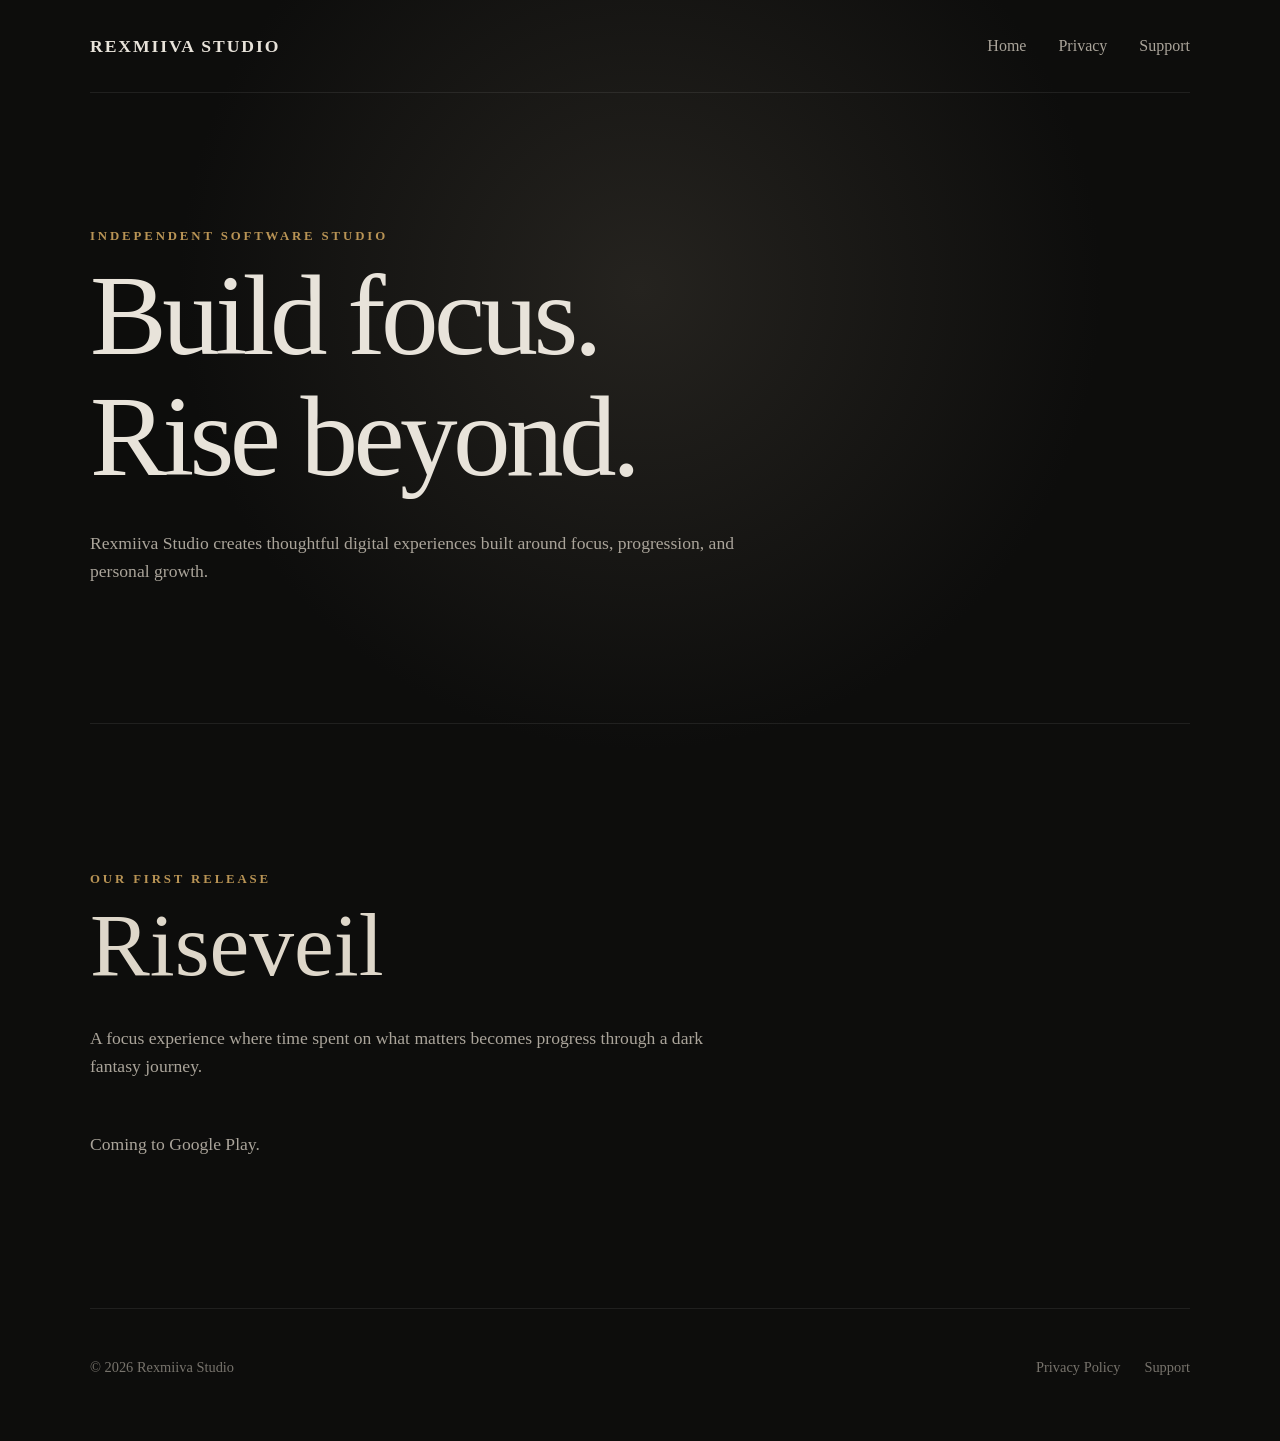
<file: index.html>
<!doctype html>
<html lang="en">
  <head>
    <meta charset="UTF-8" />
    <meta name="viewport" content="width=device-width, initial-scale=1.0" />

    <meta
      name="description"
      content="Rexmiiva Studio — independent software studio and creator of Riseveil."
    />

    <title>Rexmiiva Studio</title>

    <link rel="stylesheet" href="./css/style.css" />
  </head>

  <body>
    <header>
      <a href="./">Rexmiiva Studio</a>

      <nav aria-label="Main navigation">
        <a href="./">Home</a>
        <a href="./privacy/">Privacy</a>
        <a href="./support/">Support</a>
      </nav>
    </header>

    <main class="home-page">
      <section>
        <p>Independent software studio</p>

        <h1>Build focus.<br />Rise beyond.</h1>

        <p>
          Rexmiiva Studio creates thoughtful digital experiences built around
          focus, progression, and personal growth.
        </p>
      </section>

      <section>
        <p>Our first release</p>

        <h2>Riseveil</h2>

        <p>
          A focus experience where time spent on what matters becomes progress
          through a dark fantasy journey.
        </p>

        <p>Coming to Google Play.</p>
      </section>
    </main>

    <footer>
      <p>&copy; 2026 Rexmiiva Studio</p>

      <nav aria-label="Footer navigation">
        <a href="./privacy/">Privacy Policy</a>
        <a href="./support/">Support</a>
      </nav>
    </footer>
  </body>
</html>
</file>
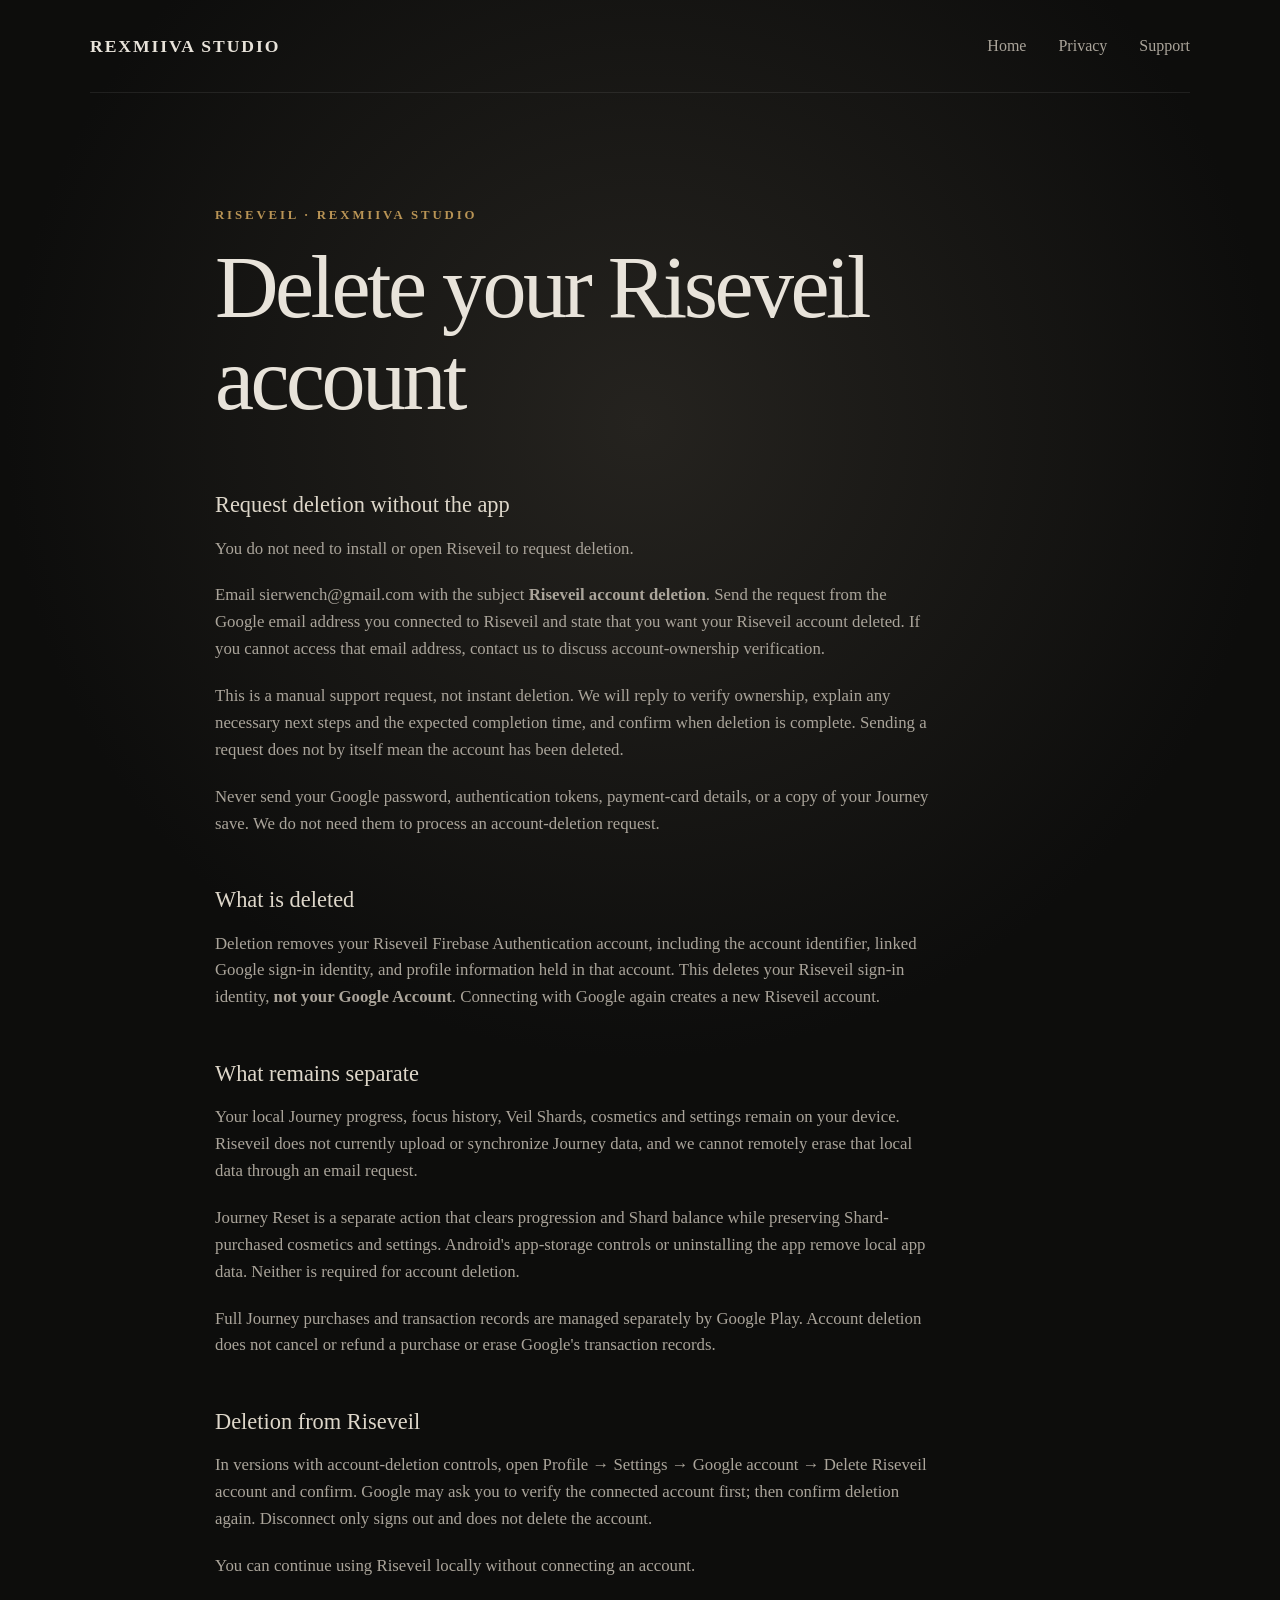
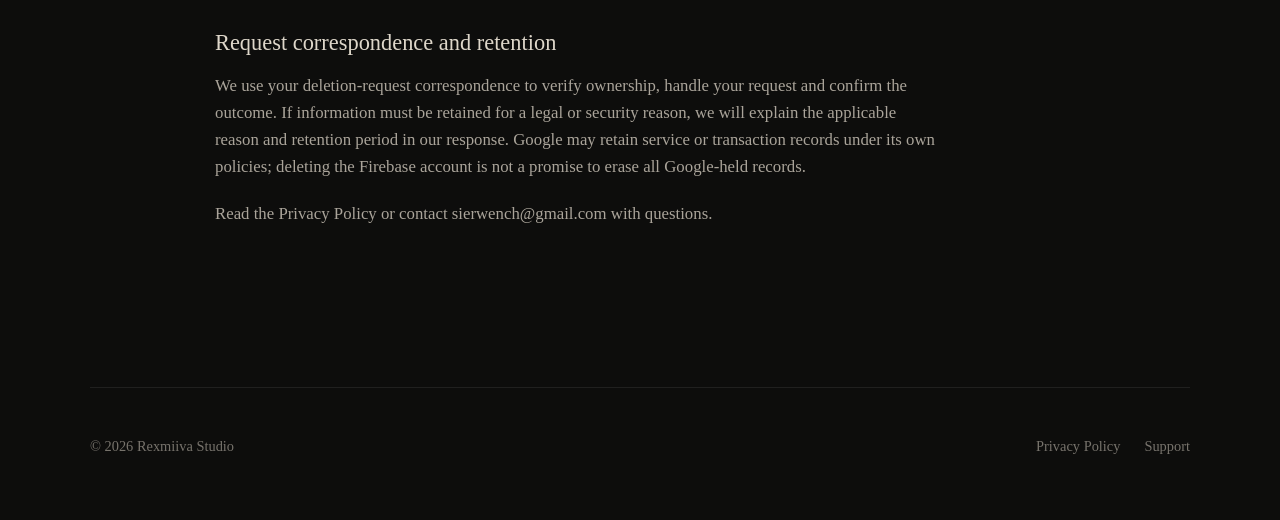
<file: account-deletion/index.html>
<!doctype html>
<html lang="en">
  <head>
    <meta charset="UTF-8" />
    <meta name="viewport" content="width=device-width, initial-scale=1.0" />
    <meta name="description" content="Request deletion of your Riseveil account from Rexmiiva Studio." />
    <title>Delete your Riseveil account | Rexmiiva Studio</title>
    <link rel="stylesheet" href="../css/style.css" />
  </head>
  <body>
    <header>
      <a href="../">Rexmiiva Studio</a>
      <nav aria-label="Main navigation">
        <a href="../">Home</a>
        <a href="../privacy/">Privacy</a>
        <a href="../support/">Support</a>
      </nav>
    </header>
    <main class="legal-page">
      <article>
        <p class="eyebrow">Riseveil · Rexmiiva Studio</p>
        <h1>Delete your Riseveil account</h1>
        <div class="legal-content">
          <section>
            <h2>Request deletion without the app</h2>
            <p>You do not need to install or open Riseveil to request deletion.</p>
            <p>Email <a href="mailto:sierwench@gmail.com?subject=Riseveil%20account%20deletion">sierwench@gmail.com</a>
              with the subject <strong>Riseveil account deletion</strong>. Send the request from the
              Google email address you connected to Riseveil and state that you want your Riseveil account deleted.
              If you cannot access that email address, contact us to discuss account-ownership verification.</p>
            <p>This is a manual support request, not instant deletion. We will reply to verify ownership,
              explain any necessary next steps and the expected completion time, and confirm when deletion
              is complete. Sending a request does not by itself mean the account has been deleted.</p>
            <p>Never send your Google password, authentication tokens, payment-card details, or a copy of
              your Journey save. We do not need them to process an account-deletion request.</p>
          </section>
          <section>
            <h2>What is deleted</h2>
            <p>Deletion removes your Riseveil Firebase Authentication account, including the account
              identifier, linked Google sign-in identity, and profile information held in that account.
              This deletes your Riseveil sign-in identity, <strong>not your Google Account</strong>.
              Connecting with Google again creates a new Riseveil account.</p>
          </section>
          <section>
            <h2>What remains separate</h2>
            <p>Your local Journey progress, focus history, Veil Shards, cosmetics and settings remain
              on your device. Riseveil does not currently upload or synchronize Journey data, and
              we cannot remotely erase that local data through an email request.</p>
            <p>Journey Reset is a separate action that clears progression and Shard balance while
              preserving Shard-purchased cosmetics and settings. Android's app-storage controls
              or uninstalling the app remove local app data. Neither is required for account deletion.</p>
            <p>Full Journey purchases and transaction records are managed separately by Google Play.
              Account deletion does not cancel or refund a purchase or erase Google's transaction records.</p>
          </section>
          <section>
            <h2>Deletion from Riseveil</h2>
            <p>In versions with account-deletion controls, open Profile → Settings → Google account →
              Delete Riseveil account and confirm. Google may ask you to verify the connected account
              first; then confirm deletion again. Disconnect only signs out and does not delete the account.</p>
            <p>You can continue using Riseveil locally without connecting an account.</p>
          </section>
          <section>
            <h2>Request correspondence and retention</h2>
            <p>We use your deletion-request correspondence to verify ownership, handle your request
              and confirm the outcome. If information must be retained for a legal or security reason,
              we will explain the applicable reason and retention period in our response. Google may
              retain service or transaction records under its own policies; deleting the Firebase
              account is not a promise to erase all Google-held records.</p>
            <p>Read the <a href="../privacy/">Privacy Policy</a> or contact
              <a href="mailto:sierwench@gmail.com">sierwench@gmail.com</a> with questions.</p>
          </section>
        </div>
      </article>
    </main>
    <footer>
      <p>&copy; 2026 Rexmiiva Studio</p>
      <nav aria-label="Footer navigation">
        <a href="../privacy/">Privacy Policy</a>
        <a href="../support/">Support</a>
      </nav>
    </footer>
  </body>
</html>
</file>
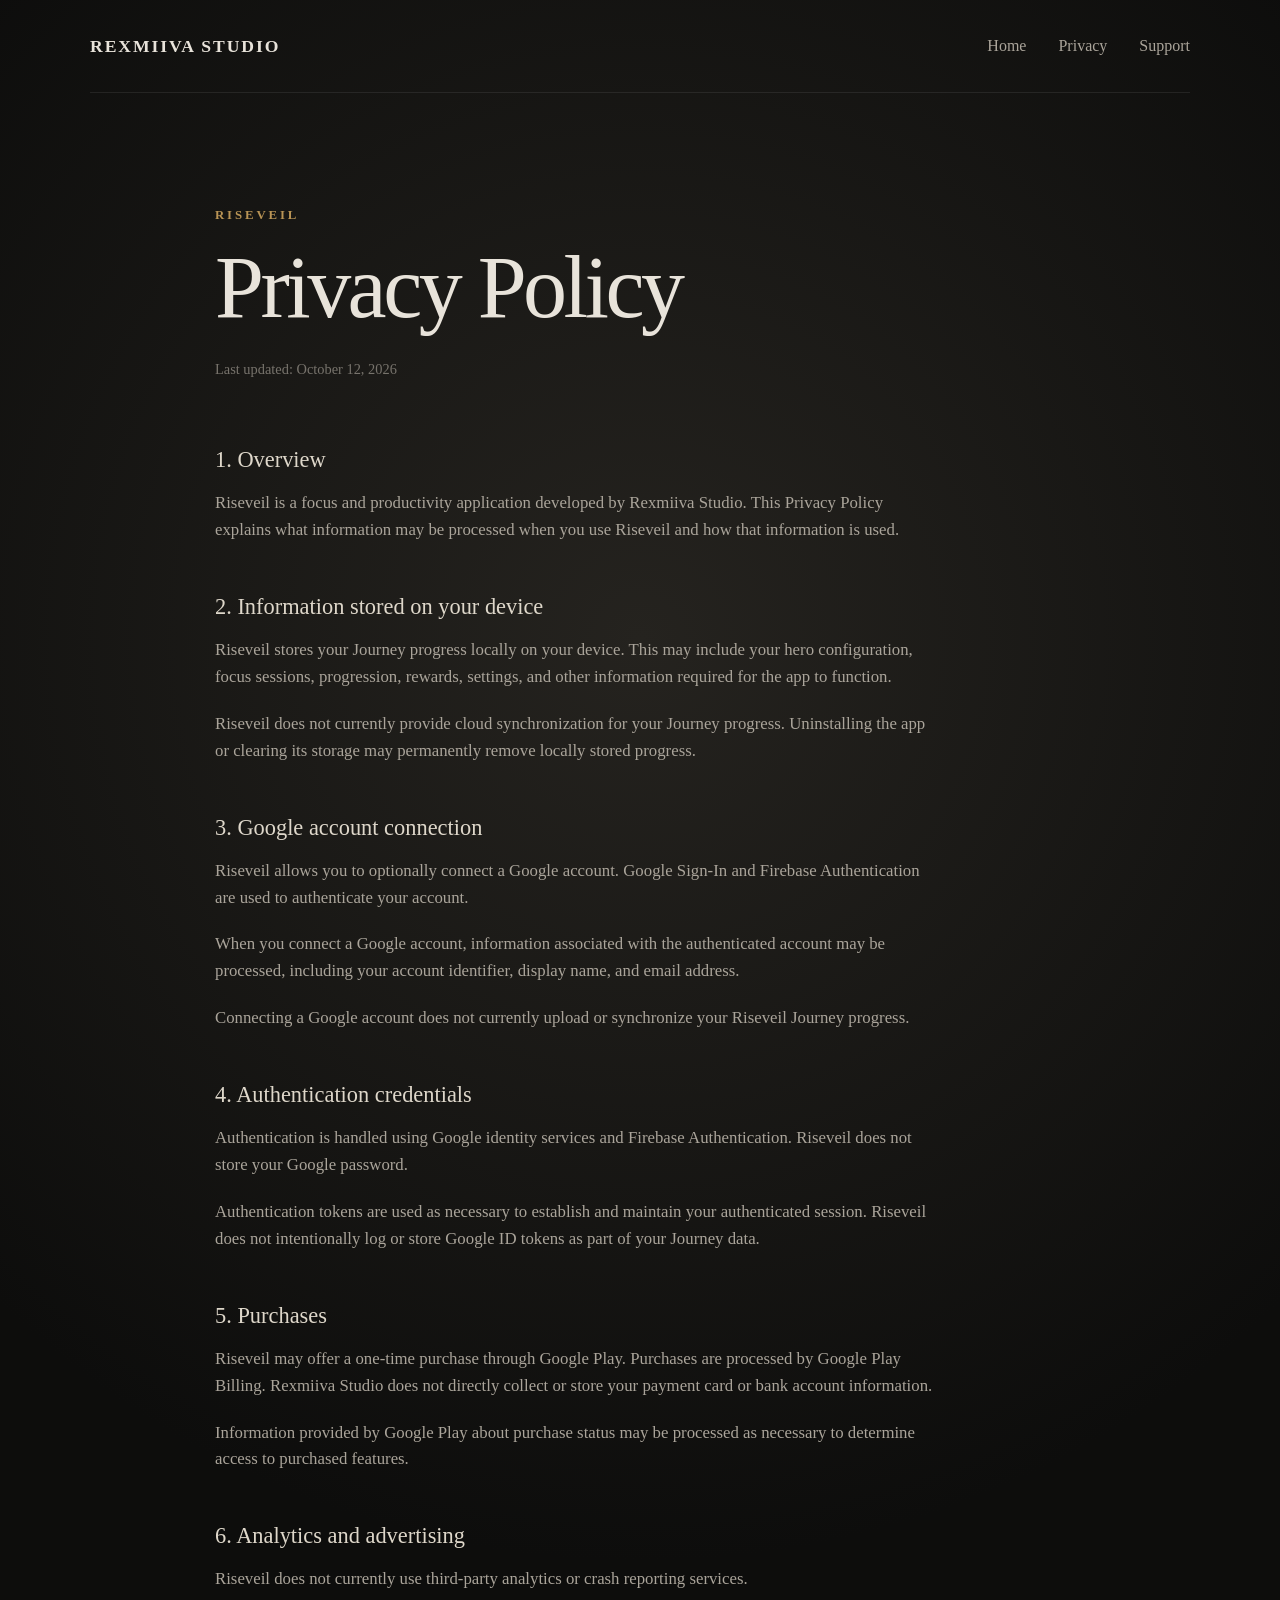
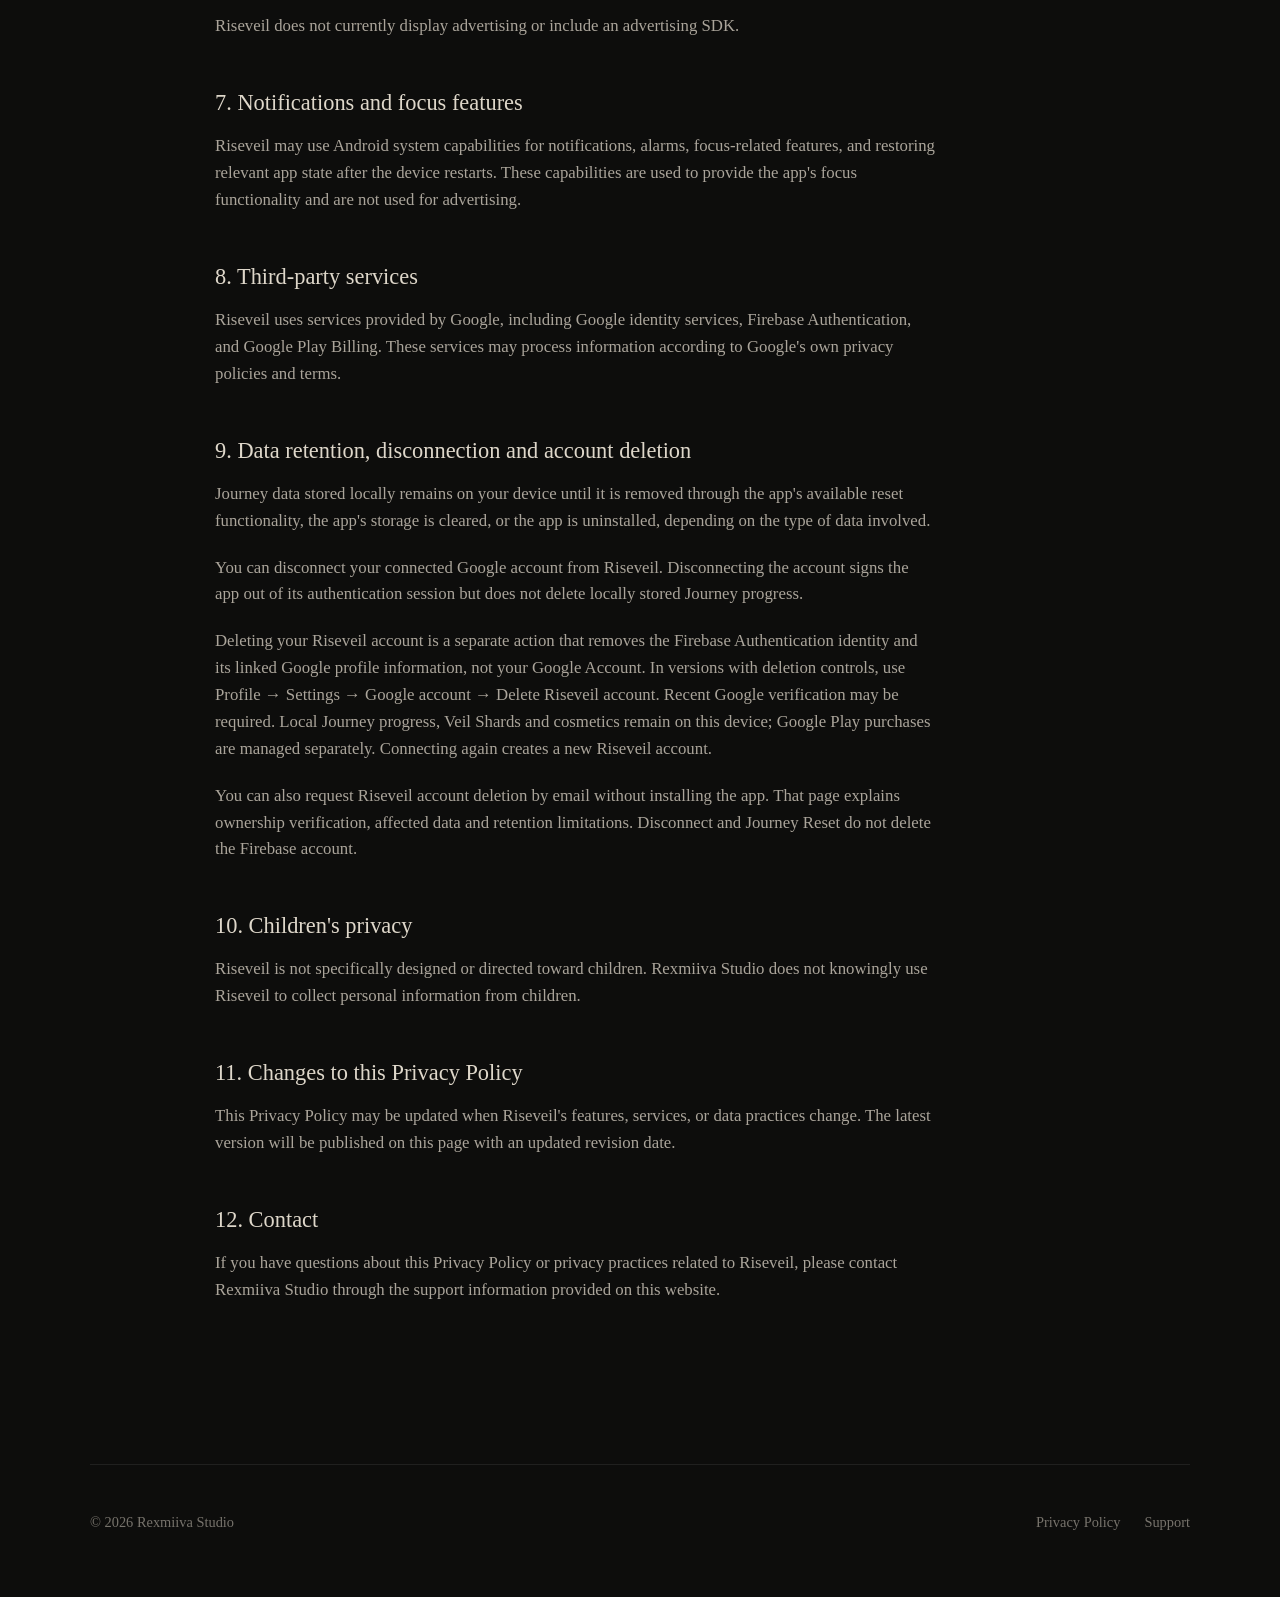
<file: privacy/index.html>
<!doctype html>
<html lang="en">
  <head>
    <meta charset="UTF-8" />
    <meta name="viewport" content="width=device-width, initial-scale=1.0" />

    <meta
      name="description"
      content="Privacy Policy for Riseveil by Rexmiiva Studio."
    />

    <title>Privacy Policy | Rexmiiva Studio</title>

    <link rel="stylesheet" href="../css/style.css" />
  </head>

  <body>
    <header>
      <a href="../">Rexmiiva Studio</a>

      <nav aria-label="Main navigation">
        <a href="../">Home</a>
        <a href="./" aria-current="page">Privacy</a>
        <a href="../support/">Support</a>
      </nav>
    </header>

    <main class="legal-page">
      <article>
        <p class="eyebrow">Riseveil</p>

        <h1>Privacy Policy</h1>

        <p class="legal-updated">Last updated: October 12, 2026</p>

        <div class="legal-content">
          <section>
            <h2>1. Overview</h2>

            <p>
              Riseveil is a focus and productivity application developed by
              Rexmiiva Studio. This Privacy Policy explains what information may
              be processed when you use Riseveil and how that information is
              used.
            </p>
          </section>

          <section>
            <h2>2. Information stored on your device</h2>

            <p>
              Riseveil stores your Journey progress locally on your device. This
              may include your hero configuration, focus sessions, progression,
              rewards, settings, and other information required for the app to
              function.
            </p>

            <p>
              Riseveil does not currently provide cloud synchronization for your
              Journey progress. Uninstalling the app or clearing its storage may
              permanently remove locally stored progress.
            </p>
          </section>

          <section>
            <h2>3. Google account connection</h2>

            <p>
              Riseveil allows you to optionally connect a Google account. Google
              Sign-In and Firebase Authentication are used to authenticate your
              account.
            </p>

            <p>
              When you connect a Google account, information associated with the
              authenticated account may be processed, including your account
              identifier, display name, and email address.
            </p>

            <p>
              Connecting a Google account does not currently upload or
              synchronize your Riseveil Journey progress.
            </p>
          </section>

          <section>
            <h2>4. Authentication credentials</h2>

            <p>
              Authentication is handled using Google identity services and
              Firebase Authentication. Riseveil does not store your Google
              password.
            </p>

            <p>
              Authentication tokens are used as necessary to establish and
              maintain your authenticated session. Riseveil does not
              intentionally log or store Google ID tokens as part of your
              Journey data.
            </p>
          </section>

          <section>
            <h2>5. Purchases</h2>

            <p>
              Riseveil may offer a one-time purchase through Google Play.
              Purchases are processed by Google Play Billing. Rexmiiva Studio
              does not directly collect or store your payment card or bank
              account information.
            </p>

            <p>
              Information provided by Google Play about purchase status may be
              processed as necessary to determine access to purchased features.
            </p>
          </section>

          <section>
            <h2>6. Analytics and advertising</h2>

            <p>
              Riseveil does not currently use third-party analytics or crash
              reporting services.
            </p>

            <p>
              Riseveil does not currently display advertising or include an
              advertising SDK.
            </p>
          </section>

          <section>
            <h2>7. Notifications and focus features</h2>

            <p>
              Riseveil may use Android system capabilities for notifications,
              alarms, focus-related features, and restoring relevant app state
              after the device restarts. These capabilities are used to provide
              the app's focus functionality and are not used for advertising.
            </p>
          </section>

          <section>
            <h2>8. Third-party services</h2>

            <p>
              Riseveil uses services provided by Google, including Google
              identity services, Firebase Authentication, and Google Play
              Billing. These services may process information according to
              Google's own privacy policies and terms.
            </p>
          </section>

          <section>
            <h2>9. Data retention, disconnection and account deletion</h2>

            <p>
              Journey data stored locally remains on your device until it is
              removed through the app's available reset functionality, the app's
              storage is cleared, or the app is uninstalled, depending on the
              type of data involved.
            </p>

            <p>
              You can disconnect your connected Google account from Riseveil.
              Disconnecting the account signs the app out of its authentication
              session but does not delete locally stored Journey progress.
            </p>

            <p>
              Deleting your Riseveil account is a separate action that removes
              the Firebase Authentication identity and its linked Google profile
              information, not your Google Account. In versions with deletion
              controls, use Profile → Settings → Google account → Delete Riseveil
              account. Recent Google verification may be required. Local Journey
              progress, Veil Shards and cosmetics remain on this device; Google
              Play purchases are managed separately. Connecting again creates a
              new Riseveil account.
            </p>

            <p>
              You can also <a href="../account-deletion/">request Riseveil account deletion</a>
              by email without installing the app. That page explains ownership
              verification, affected data and retention limitations. Disconnect
              and Journey Reset do not delete the Firebase account.
            </p>
          </section>

          <section>
            <h2>10. Children's privacy</h2>

            <p>
              Riseveil is not specifically designed or directed toward children.
              Rexmiiva Studio does not knowingly use Riseveil to collect
              personal information from children.
            </p>
          </section>

          <section>
            <h2>11. Changes to this Privacy Policy</h2>

            <p>
              This Privacy Policy may be updated when Riseveil's features,
              services, or data practices change. The latest version will be
              published on this page with an updated revision date.
            </p>
          </section>

          <section>
            <h2>12. Contact</h2>

            <p>
              If you have questions about this Privacy Policy or privacy
              practices related to Riseveil, please contact Rexmiiva Studio
              through the support information provided on this website.
            </p>
          </section>
        </div>
      </article>
    </main>

    <footer>
      <p>&copy; 2026 Rexmiiva Studio</p>

      <nav aria-label="Footer navigation">
        <a href="./">Privacy Policy</a>
        <a href="../support/">Support</a>
      </nav>
    </footer>
  </body>
</html>
</file>
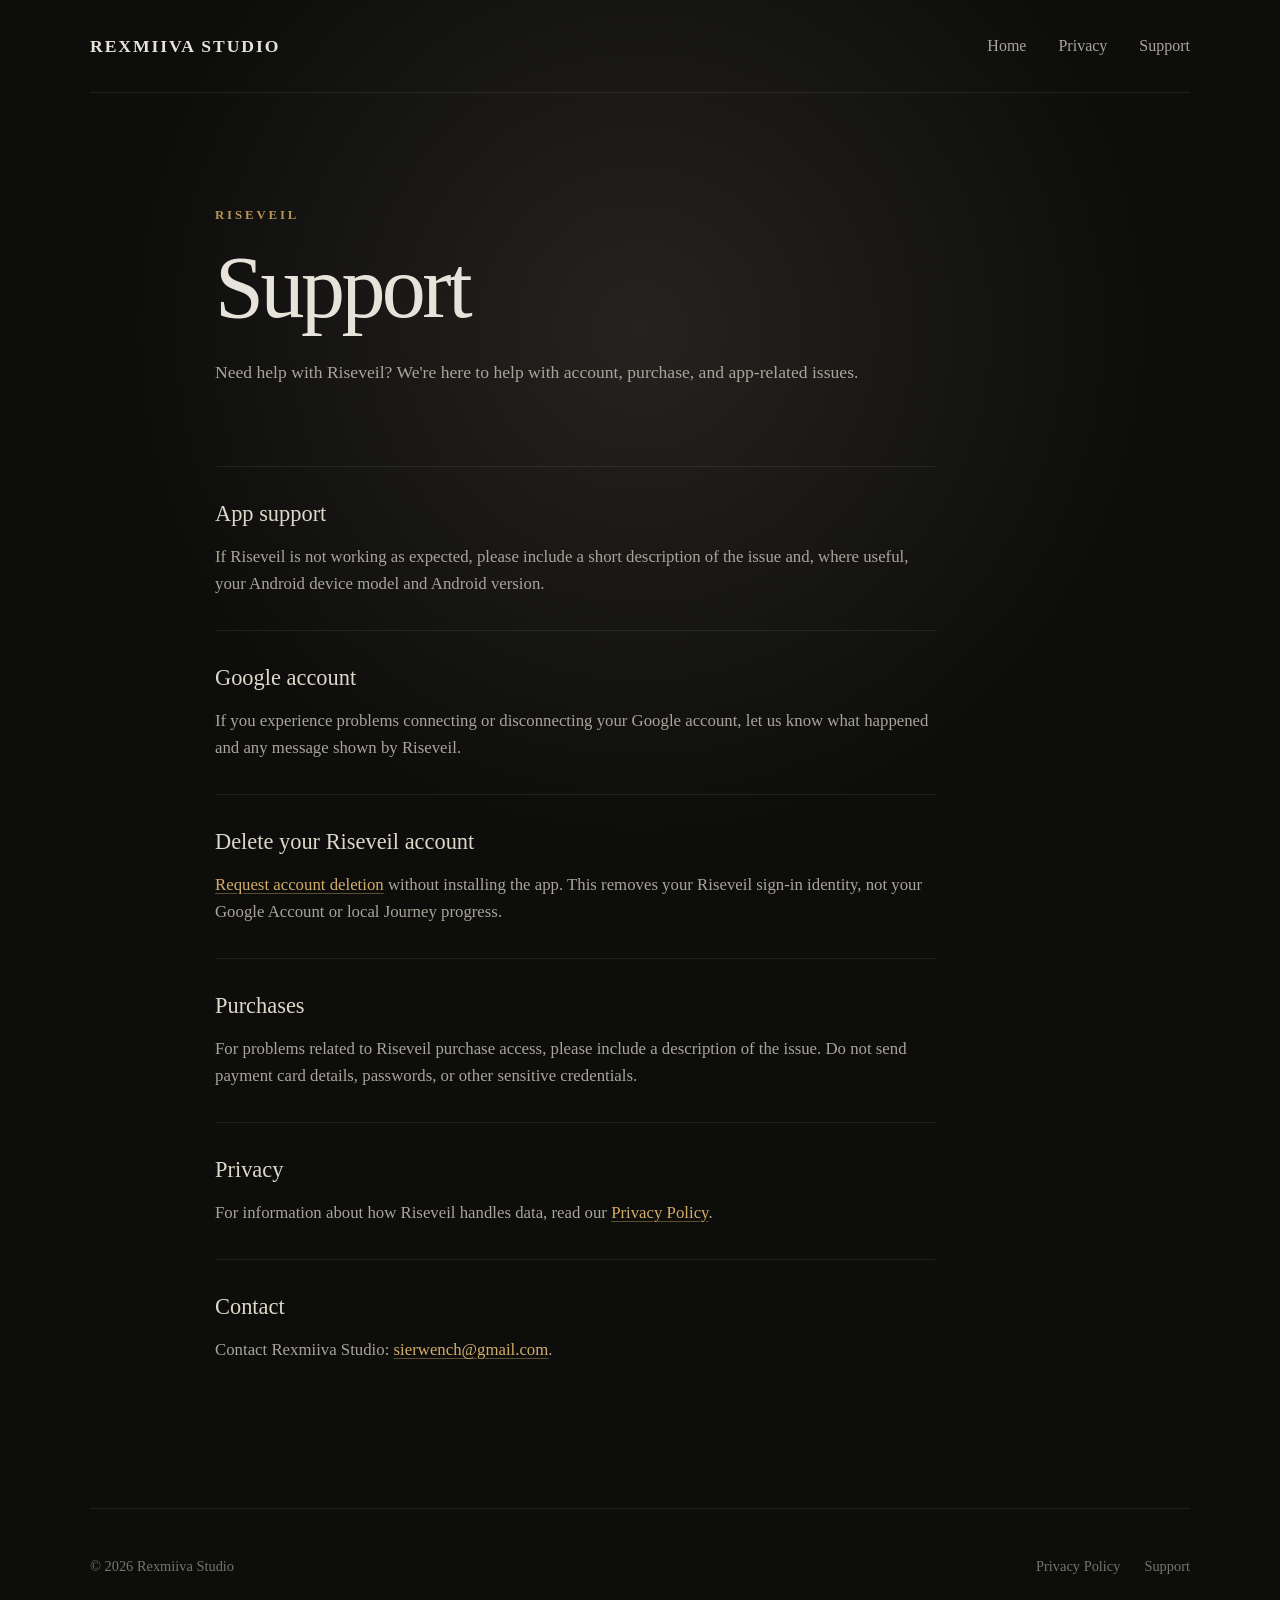
<file: support/index.html>
<!doctype html>
<html lang="en">
  <head>
    <meta charset="UTF-8" />
    <meta name="viewport" content="width=device-width, initial-scale=1.0" />

    <meta
      name="description"
      content="Support for Riseveil by Rexmiiva Studio."
    />

    <title>Support | Rexmiiva Studio</title>

    <link rel="stylesheet" href="../css/style.css" />
  </head>

  <body>
    <header>
      <a href="../">Rexmiiva Studio</a>

      <nav aria-label="Main navigation">
        <a href="../">Home</a>
        <a href="../privacy/">Privacy</a>
        <a href="./" aria-current="page">Support</a>
      </nav>
    </header>

    <main class="support-page">
      <section class="support-hero">
        <p class="eyebrow">Riseveil</p>

        <h1>Support</h1>

        <p class="support-intro">
          Need help with Riseveil? We're here to help with account, purchase,
          and app-related issues.
        </p>
      </section>

      <section class="support-content">
        <div class="support-item">
          <h2>App support</h2>

          <p>
            If Riseveil is not working as expected, please include a short
            description of the issue and, where useful, your Android device
            model and Android version.
          </p>
        </div>

        <div class="support-item">
          <h2>Google account</h2>

          <p>
            If you experience problems connecting or disconnecting your Google
            account, let us know what happened and any message shown by
            Riseveil.
          </p>
        </div>

        <div class="support-item">
          <h2>Delete your Riseveil account</h2>
          <p><a href="../account-deletion/">Request account deletion</a> without
            installing the app. This removes your Riseveil sign-in identity,
            not your Google Account or local Journey progress.</p>
        </div>

        <div class="support-item">
          <h2>Purchases</h2>

          <p>
            For problems related to Riseveil purchase access, please include a
            description of the issue. Do not send payment card details,
            passwords, or other sensitive credentials.
          </p>
        </div>

        <div class="support-item">
          <h2>Privacy</h2>

          <p>
            For information about how Riseveil handles data, read our
            <a href="../privacy/">Privacy Policy</a>.
          </p>
        </div>

        <div class="support-item">
          <h2>Contact</h2>

          <p>
            Contact Rexmiiva Studio:
            <a href="mailto:sierwench@gmail.com">sierwench@gmail.com</a>.
          </p>
        </div>
      </section>
    </main>

    <footer>
      <p>&copy; 2026 Rexmiiva Studio</p>

      <nav aria-label="Footer navigation">
        <a href="../privacy/">Privacy Policy</a>
        <a href="./">Support</a>
      </nav>
    </footer>
  </body>
</html>
</file>
<file: css/style.css>
/* ---------- Base ---------- */

* {
  box-sizing: border-box;
}

html {
  scroll-behavior: smooth;
}

body {
  margin: 0;
  min-height: 100vh;

  font-family: Georgia, "Times New Roman", serif;
  color: #e8e3da;
  background:
    radial-gradient(circle at 50% 20%, #25231f 0%, transparent 35%),
    #0d0d0c;

  line-height: 1.6;
}

a {
  color: inherit;
  text-decoration: none;
}

a:hover {
  color: #d2ad68;
}


/* ---------- Header ---------- */

header {
  width: min(1100px, 90%);
  margin: 0 auto;
  padding: 2rem 0;

  display: flex;
  justify-content: space-between;
  align-items: center;

  border-bottom: 1px solid rgba(255, 255, 255, 0.08);
}

header > a {
  font-size: 1.1rem;
  font-weight: bold;
  letter-spacing: 0.12rem;
  text-transform: uppercase;
}

header nav {
  display: flex;
  gap: 2rem;
}

header nav a {
  color: #aaa49a;
  transition: color 0.2s ease;
}


/* ---------- Main ---------- */

main {
  width: min(1100px, 90%);
  margin: 0 auto;
}


/* ---------- Headings ---------- */

h1,
h2 {
  margin: 0;

  line-height: 1.05;
  font-weight: normal;
}

h1 {
  max-width: 850px;
  font-size: clamp(3.5rem, 9vw, 7.5rem);
  letter-spacing: -0.04em;
}

h2 {
  font-size: clamp(3rem, 7vw, 6rem);
}


/* ---------- Home ---------- */

.home-page > section {
  min-height: 70vh;

  display: flex;
  flex-direction: column;
  justify-content: center;

  padding: 5rem 0;
}

.home-page > section:first-child {
  max-width: 800px;
}

.home-page > section > p:first-child {
  margin-bottom: 0.5rem;

  color: #b99455;

  font-size: 0.8rem;
  font-weight: bold;
  letter-spacing: 0.18rem;
  text-transform: uppercase;
}

.home-page > section > p:not(:first-child) {
  max-width: 650px;
  margin-top: 2rem;

  color: #aaa49a;
  font-size: 1.1rem;
}


/* ---------- Riseveil ---------- */

.home-page > section:nth-child(2) {
  min-height: 65vh;

  border-top: 1px solid rgba(255, 255, 255, 0.08);
}

.home-page > section:nth-child(2) h2 {
  color: #ded7ca;
}


/* ---------- Legal pages ---------- */

.legal-page {
  width: min(850px, 90%);
}

.legal-page article {
  padding: 7rem 0;
}

.legal-page .eyebrow {
  margin: 0 0 1rem;

  color: #b99455;

  font-size: 0.8rem;
  font-weight: bold;
  letter-spacing: 0.18rem;
  text-transform: uppercase;
}

.legal-page h1 {
  font-size: clamp(3rem, 7vw, 5.5rem);
}

.legal-updated {
  margin-top: 1.5rem;

  color: #77736c;
  font-size: 0.9rem;
}

.legal-content {
  max-width: 720px;
  margin-top: 4rem;

  color: #aaa49a;
  font-size: 1.05rem;
}

.legal-content section {
  display: block;

  min-height: auto;
  margin: 0 0 3rem;
  padding: 0;

  border: 0;
}

.legal-content h2 {
  margin: 0 0 1rem;

  color: #ded7ca;

  font-size: 1.4rem;
  line-height: 1.3;
}

.legal-content p {
  max-width: none;
  margin: 0 0 1.25rem;

  color: #aaa49a;
  font-size: 1.05rem;
}


/* ---------- Support ---------- */

.support-page {
  width: min(850px, 90%);
}

.support-hero {
  padding: 7rem 0 5rem;
}

.support-hero .eyebrow {
  margin: 0 0 1rem;

  color: #b99455;

  font-size: 0.8rem;
  font-weight: bold;
  letter-spacing: 0.18rem;
  text-transform: uppercase;
}

.support-hero h1 {
  font-size: clamp(3rem, 7vw, 5.5rem);
}

.support-intro {
  max-width: 650px;
  margin: 1.5rem 0 0;

  color: #aaa49a;
  font-size: 1.1rem;
}

.support-content {
  max-width: 720px;
  padding-bottom: 7rem;
}

.support-item {
  padding: 2rem 0;

  border-top: 1px solid rgba(255, 255, 255, 0.08);
}

.support-item h2 {
  margin: 0 0 1rem;

  color: #ded7ca;

  font-size: 1.4rem;
  line-height: 1.3;
}

.support-item p {
  margin: 0;

  color: #aaa49a;
  font-size: 1.05rem;
}

.support-item p + p {
  margin-top: 1rem;
}

.support-item a {
  color: #d2ad68;

  text-decoration: underline;
  text-decoration-color: rgba(210, 173, 104, 0.4);
  text-underline-offset: 0.2rem;

  transition:
    color 0.2s ease,
    text-decoration-color 0.2s ease;
}

.support-item a:hover {
  color: #e5c78e;
  text-decoration-color: currentColor;
}


/* ---------- Footer ---------- */

footer {
  width: min(1100px, 90%);
  margin: 0 auto;
  padding: 2rem 0 3rem;

  display: flex;
  justify-content: space-between;
  align-items: center;

  color: #77736c;
  font-size: 0.9rem;

  border-top: 1px solid rgba(255, 255, 255, 0.08);
}

footer nav {
  display: flex;
  gap: 1.5rem;
}

footer a {
  transition: color 0.2s ease;
}


/* ---------- Mobile ---------- */

@media (max-width: 650px) {
  header {
    align-items: flex-start;
    gap: 1.5rem;
  }

  header nav {
    gap: 1rem;
  }

  .home-page > section {
    min-height: 65vh;
    padding: 4rem 0;
  }

  .legal-page article {
    padding: 4rem 0;
  }

  .legal-content {
    margin-top: 3rem;
  }

  .support-hero {
    padding: 4rem 0 3rem;
  }

  .support-content {
    padding-bottom: 4rem;
  }

  h1 {
    font-size: clamp(3rem, 16vw, 5rem);
  }

  .legal-page h1,
  .support-hero h1 {
    font-size: clamp(2.75rem, 14vw, 4.5rem);
  }

  footer {
    flex-direction: column;
    align-items: flex-start;
    gap: 1rem;
  }
}
</file>
